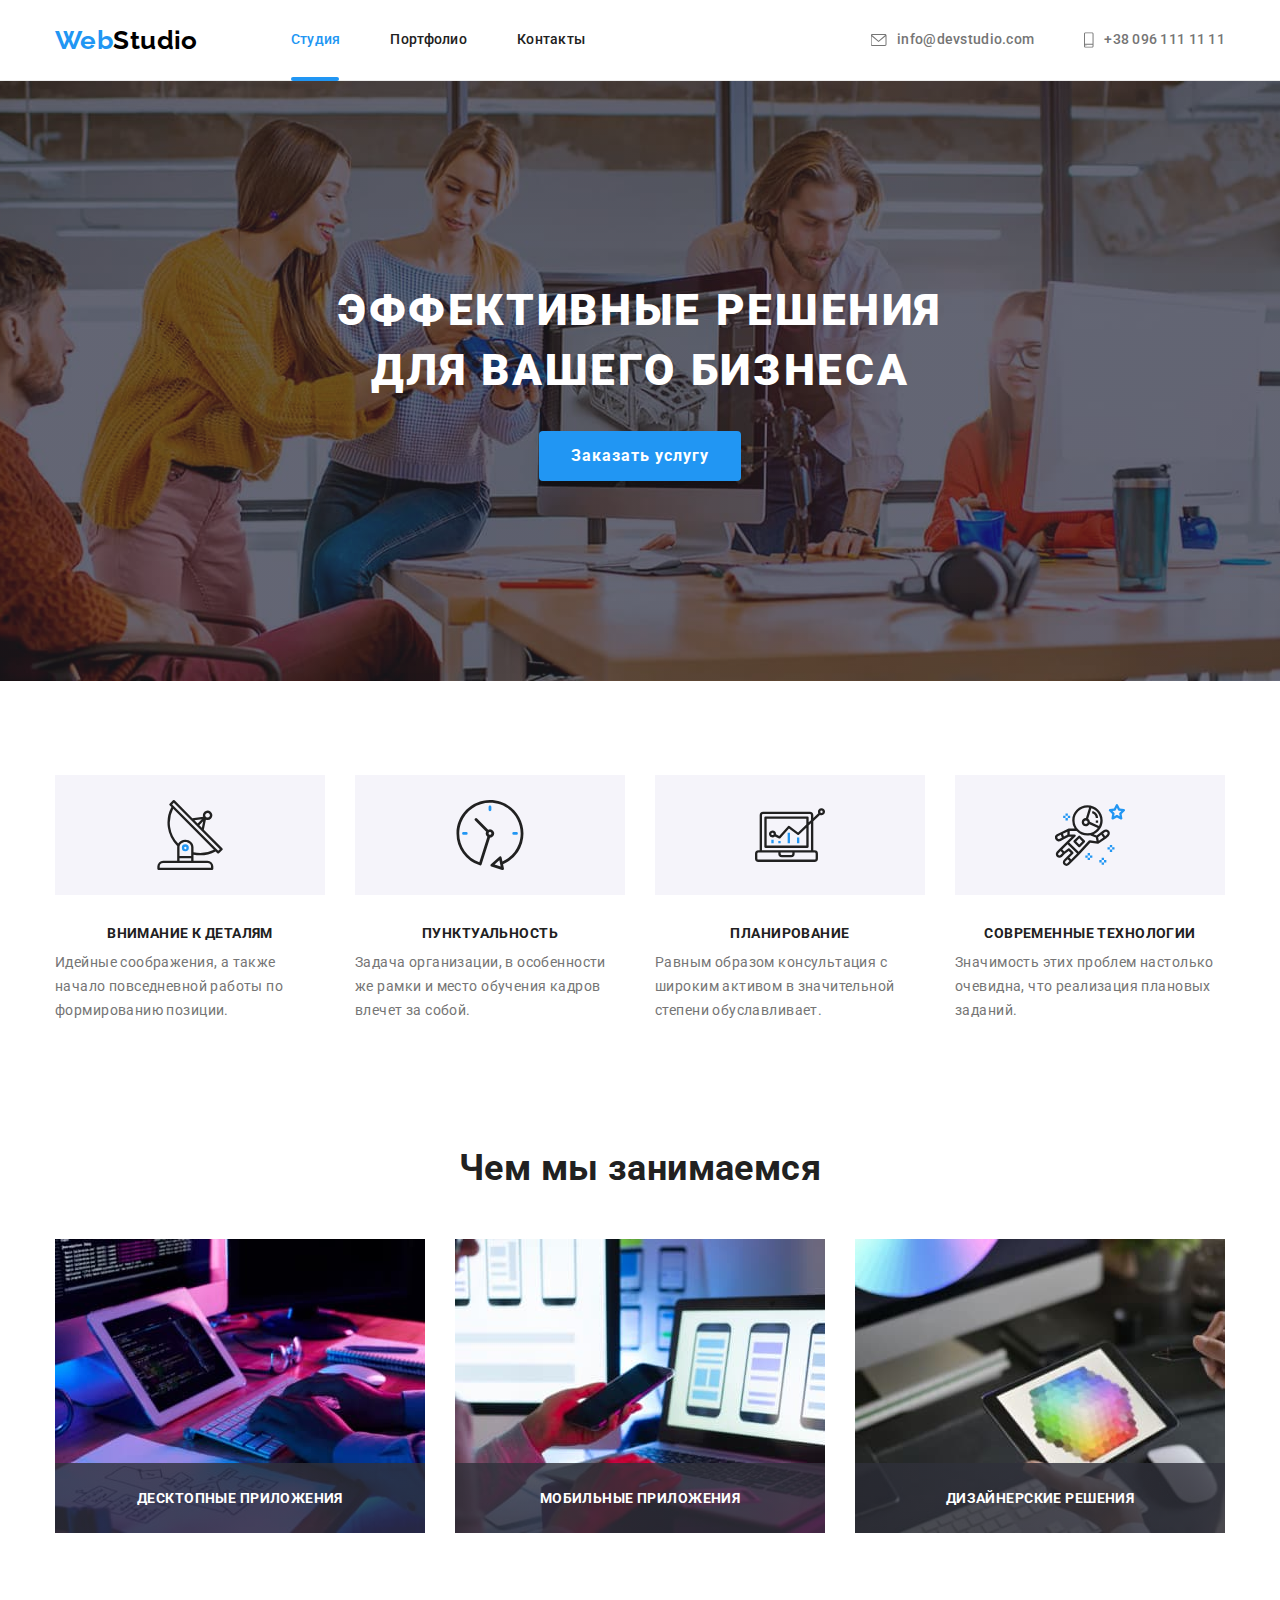
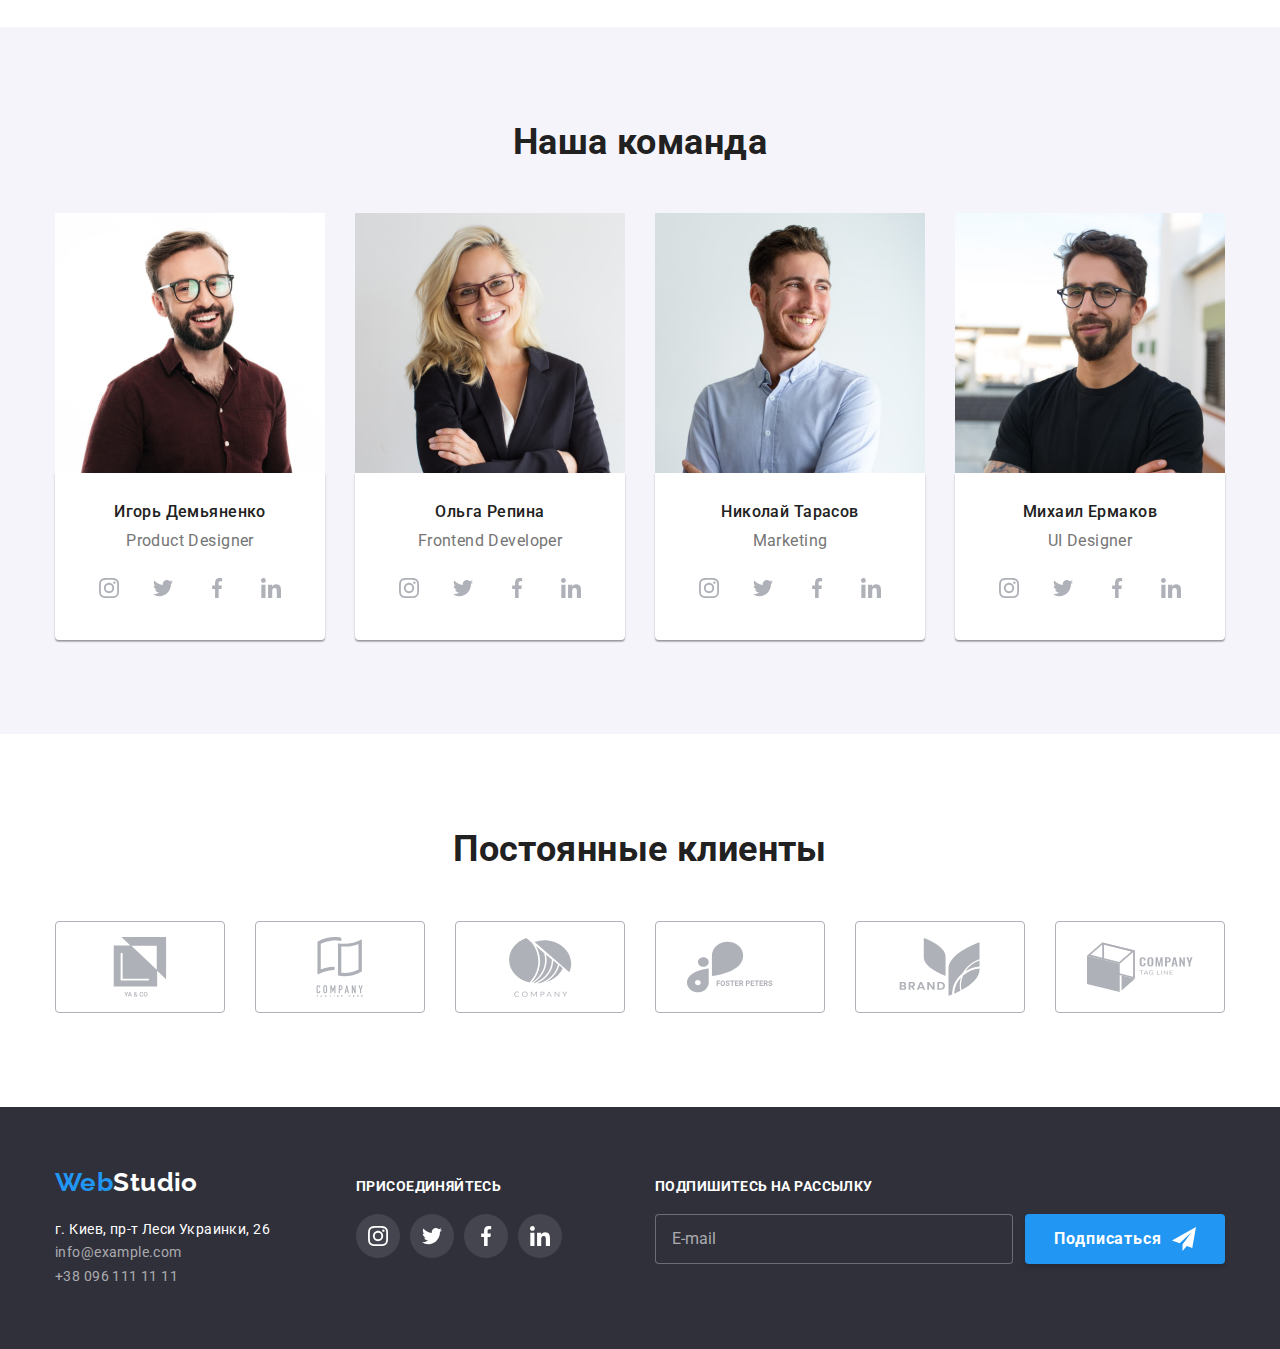
<file: index.html>
<!DOCTYPE html>
<html lang="ru">
  <head>
    <meta charset="UTF-8" />
    <meta http-equiv="X-UA-Compatible" content="IE=edge" />
    <meta name="viewport" content="width=device-width, initial-scale=1.0" />
    <title>Студия</title>
    <!-- fonts -->
    <link
      rel="stylesheet"
      href="https://cdnjs.cloudflare.com/ajax/libs/modern-normalize/1.0.0/modern-normalize.min.css"
    />
    <link rel="preconnect" href="https://fonts.googleapis.com" />
    <link rel="preconnect" href="https://fonts.gstatic.com" crossorigin />

    <link
      href="https://fonts.googleapis.com/css2?family=Raleway:wght@700&family=Roboto:wght@400;500;700;900&display=swap"
      rel="stylesheet"
    />
    <link rel="stylesheet" href="./css/main.min.css" />
  </head>
  <body class="all">
    <!-- header -->
    <header>
      <div class="page-header">
        <div class="container header__container">
          <!-- <nav class="navigation"> -->
          <a href="./index.html" class="link logo navigation__flex"
            ><span lang="en"><span class="logo--web">Web</span>Studio</span></a
          >
          <button type="button" class="button header__menu-button" data-menu-button>
            <svg class="header__svg header__svg--menu" width="40px" height="40px">
              <use class="header__icon-menu" href="./images/icons.svg#icon-menu_40px"></use>
              <use class="header__icon-cross" href="./images/icons.svg#icon-close_40px"></use>
            </svg>
          </button>
          <div class="header__contacts" data-menu>
            <ul class="list navigation__list navigation__flex">
              <li class="navigation__item">
                <a href="./index.html" class="link linkhov transition navigation__link current"
                  >Студия</a
                >
              </li>
              <li class="navigation__item">
                <a href="./portfolio.html" class="link linkhov transition navigation__link"
                  >Портфолио</a
                >
              </li>
              <li class="navigation__item">
                <a
                  href=""
                  class="link linkhov transition navigation__link navigation__link--no-margin"
                  >Контакты</a
                >
              </li>
            </ul>
            <!-- </nav> -->

            <ul class="list address">
              <li class="address__item">
                <a href="mailto:info@devstudio.com" class="link linkhov transition address__link"
                  ><svg class="icon address__icon address__icon--envelope" width="16" height="12">
                    <use href="./images/icons.svg#icon-envelope-1"></use></svg
                  >info@devstudio.com</a
                >
              </li>
              <li class="address__item">
                <a href="tel:+380961111111" class="link linkhov transition address__link">
                  <svg class="icon address__icon address__icon--envelope" width="10" height="16">
                    <use href="./images/icons.svg#icon-smartphone-1"></use>
                  </svg>
                  +38 096 111 11 11</a
                >
              </li>
            </ul>
            <ul class="printed-links list">
              <li class="printed-links__item"><a class="link" href="">Instagram</a></li>
              <li class="printed-links__item"><a class="link" href="">Twitter</a></li>
              <li class="printed-links__item"><a class="link" href="">Facebook</a></li>
              <li class="printed-links__item"><a class="link" href="">LinkedIn</a></li>
            </ul>
          </div>
        </div>
      </div>
    </header>
    <!-- main -->
    <main>
      <!-- section 1 -->

      <section class="hero section">
        <div class="container">
          <h1 class="hero__title">Эффективные решения для вашего бизнеса</h1>
          <button type="button" class="hero__button button transition" data-modal-open>
            Заказать услугу
          </button>
        </div>
      </section>

      <!-- section 2 -->
      <section class="reasons section">
        <!-- to hide h2 with css -->
        <div class="container">
          <h2 class="hidden">Причины выбрать именно нас</h2>
          <ul class="list reasons__list">
            <li class="reasons__item">
              <div class="reasons__div">
                <svg width="70" height="70">
                  <use href="./images/icons.svg#icon-antenna"></use>
                </svg>
              </div>
              <h3 class="reasons__title">Внимание к деталям</h3>
              <p class="reasons__text">
                Идейные соображения, а также начало повседневной работы по формированию позиции.
              </p>
            </li>
            <li class="reasons__item">
              <div class="reasons__div">
                <svg width="70" height="70">
                  <use href="./images/icons.svg#icon-clock"></use>
                </svg>
              </div>
              <h3 class="reasons__title">Пунктуальность</h3>
              <p class="reasons__text">
                Задача организации, в особенности же рамки и место обучения кадров влечет за собой.
              </p>
            </li>
            <li class="reasons__item">
              <div class="reasons__div">
                <svg width="70" height="70">
                  <use href="./images/icons.svg#icon-diagram"></use>
                </svg>
              </div>
              <h3 class="reasons__title">Планирование</h3>
              <p class="reasons__text">
                Равным образом консультация с широким активом в значительной степени обуславливает.
              </p>
            </li>
            <li class="reasons__item">
              <div class="reasons__div">
                <svg width="70" height="70">
                  <use href="./images/icons.svg#icon-astronaut"></use>
                </svg>
              </div>
              <h3 class="reasons__title">Современные технологии</h3>
              <p class="reasons__text">
                Значимость этих проблем настолько очевидна, что реализация плановых заданий.
              </p>
            </li>
          </ul>
        </div>
      </section>
      <!-- section 3 -->
      <section class="processes section">
        <div class="container">
          <h2 class="section__title">Чем мы занимаемся</h2>
          <ul class="list processes__list">
            <li class="processes__item">
              <img
                srcset="./images/box1-2.jpg 1x, ./images/box-1-2@2x.jpg 2x"
                src="./images/box1-2.jpg"
                alt="написание кода"
                width="370"
                class="image"
              />
              <p class="processes__text">Десктопные приложения</p>
            </li>
            <li class="processes__item">
              <img
                srcset="./images/box2-2.jpg 1x, ./images/box-2-2@2x.jpg 2x"
                src="./images/box2-2.jpg"
                alt="оптимизирование сайтов под мобильные устройства"
                width="370"
                class="image"
              />
              <p class="processes__text">Мобильные приложения</p>
            </li>
            <li class="processes__item">
              <img
                srcset="./images/box3-2.jpg 1x, ./images/box-3-2@2x.jpg 2x"
                src="./images/box3-2.jpg"
                alt="графический дизайн"
                width="370"
                class="image"
              />
              <p class="processes__text">Дизайнерские решения</p>
            </li>
          </ul>
        </div>
      </section>
      <!-- section 4 -->
      <section class="team section">
        <div class="container">
          <h2 class="section__title">Наша команда</h2>
          <ul class="list team__list">
            <li class="team__item">
              <img
                srcset="
                  ./images/img-5.jpg      270w,
                  ./images/img-5@354p.jpg 354w,
                  ./images/img-5@450p.jpg 450w,
                  ./images/img-5@900p.jpg 900w
                "
                sizes="(min-width:1200px) 270px ,(min-width: 768px) 354px , (max-width: 767px) 450px ,   100vw"
                src="./images/img-5.jpg"
                alt="сотрудник 1"
                class="image image-all"
              />
              <div class="team__div">
                <h3 class="team__name">Игорь Демьяненко</h3>
                <p lang="en" class="team__text">Product Designer</p>
                <ul class="icons-list list">
                  <li class="icons-list__item">
                    <a href="" class="icons-list__link transition"
                      ><svg class="icons-list__icon" width="20" height="20">
                        <use href="./images/icons.svg#icon-instagram"></use></svg
                    ></a>
                  </li>
                  <li class="icons-list__item">
                    <a href="" class="icons-list__link transition"
                      ><svg class="icons-list__icon" width="20" height="20">
                        <use href="./images/icons.svg#icon-twitter"></use></svg
                    ></a>
                  </li>
                  <li class="icons-list__item">
                    <a href="" class="icons-list__link transition"
                      ><svg class="icons-list__icon" width="20" height="20">
                        <use href="./images/icons.svg#icon-facebook"></use></svg
                    ></a>
                  </li>
                  <li class="icons-list__item">
                    <a href="" class="icons-list__link transition"
                      ><svg class="icons-list__icon" width="20" height="20">
                        <use href="./images/icons.svg#icon-linkedin"></use></svg
                    ></a>
                  </li>
                </ul>
              </div>
            </li>
            <li class="team__item">
              <img
                srcset="
                  ./images/img-2-2.jpg      270w,
                  ./images/img-2-2@354p.jpg 354w,
                  ./images/img-2-2@450p.jpg 450w,
                  ./images/img-2-2@900p.jpg 900w
                "
                sizes="(min-width:1200px) 270px ,(min-width: 768px) 354px ,  (max-width: 767px) 450px , 100vw"
                src="./images/img-2-2.jpg"
                alt="сотрудник 2"
                width="450"
                class="image image-all"
              />
              <div class="team__div">
                <h3 class="team__name">Ольга Репина</h3>
                <p lang="en" class="team__text">Frontend Developer</p>
                <ul class="icons-list list">
                  <li class="icons-list__item">
                    <a href="" class="icons-list__link transition"
                      ><svg class="icons-list__icon" width="20" height="20">
                        <use href="./images/icons.svg#icon-instagram"></use></svg
                    ></a>
                  </li>
                  <li class="icons-list__item">
                    <a href="" class="icons-list__link transition"
                      ><svg class="icons-list__icon" width="20" height="20">
                        <use href="./images/icons.svg#icon-twitter"></use></svg
                    ></a>
                  </li>
                  <li class="icons-list__item">
                    <a href="" class="icons-list__link transition"
                      ><svg class="icons-list__icon" width="20" height="20">
                        <use href="./images/icons.svg#icon-facebook"></use></svg
                    ></a>
                  </li>
                  <li class="icons-list__item">
                    <a href="" class="icons-list__link transition"
                      ><svg class="icons-list__icon" width="20" height="20">
                        <use href="./images/icons.svg#icon-linkedin"></use></svg
                    ></a>
                  </li>
                </ul>
              </div>
            </li>
            <li class="team__item">
              <img
                srcset="
                  ./images/img-3-2.jpg      270w,
                  ./images/img-3-2@354p.jpg 354w,
                  ./images/img-3-2@450p.jpg 450w,
                  ./images/img-3-2@900p.jpg 900w
                "
                sizes="(min-width:1200px) 270px ,(min-width: 768px) 354px ,  (max-width: 767px) 450px , 100vw"
                src="./images/img-3-2.jpg"
                alt="сотрудник 3"
                width="450"
                class="image image-all"
              />
              <div class="team__div">
                <h3 class="team__name">Николай Тарасов</h3>
                <p lang="en" class="team__text">Marketing</p>
                <ul class="icons-list list">
                  <li class="icons-list__item">
                    <a href="" class="icons-list__link transition"
                      ><svg class="icons-list__icon" width="20" height="20">
                        <use href="./images/icons.svg#icon-instagram"></use></svg
                    ></a>
                  </li>
                  <li class="icons-list__item">
                    <a href="" class="icons-list__link transition"
                      ><svg class="icons-list__icon" width="20" height="20">
                        <use href="./images/icons.svg#icon-twitter"></use></svg
                    ></a>
                  </li>
                  <li class="icons-list__item">
                    <a href="" class="icons-list__link transition"
                      ><svg class="icons-list__icon" width="20" height="20">
                        <use href="./images/icons.svg#icon-facebook"></use></svg
                    ></a>
                  </li>
                  <li class="icons-list__item">
                    <a href="" class="icons-list__link transition"
                      ><svg class="icons-list__icon" width="20" height="20">
                        <use href="./images/icons.svg#icon-linkedin"></use></svg
                    ></a>
                  </li>
                </ul>
              </div>
            </li>
            <li class="team__item">
              <img
                srcset="
                  ./images/img-4-2.jpg      270w,
                  ./images/img-4-2@354p.jpg 354w,
                  ./images/img-4-2@450p.jpg 450w,
                  ./images/img-4-2@900p.jpg 900w
                "
                sizes="(min-width:1200px) 270px ,(min-width: 768px) 354px ,  (max-width: 767px) 450px , 100vw"
                src="./images/img-4-2.jpg"
                alt="сотрудник 4"
                width="450"
                class="image image-all"
              />
              <div class="team__div">
                <h3 class="team__name">Михаил Ермаков</h3>
                <p lang="en" class="team__text">UI Designer</p>
                <ul class="icons-list list">
                  <li class="icons-list__item">
                    <a href="" class="icons-list__link transition"
                      ><svg class="icons-list__icon" width="20" height="20">
                        <use href="./images/icons.svg#icon-instagram"></use></svg
                    ></a>
                  </li>
                  <li class="icons-list__item">
                    <a href="" class="icons-list__link transition"
                      ><svg class="icons-list__icon" width="20" height="20">
                        <use href="./images/icons.svg#icon-twitter"></use></svg
                    ></a>
                  </li>
                  <li class="icons-list__item">
                    <a href="" class="icons-list__link transition"
                      ><svg class="icons-list__icon" width="20" height="20">
                        <use href="./images/icons.svg#icon-facebook"></use></svg
                    ></a>
                  </li>
                  <li class="icons-list__item">
                    <a href="" class="icons-list__link transition"
                      ><svg class="icons-list__icon" width="20" height="20">
                        <use href="./images/icons.svg#icon-linkedin"></use></svg
                    ></a>
                  </li>
                </ul>
              </div>
            </li>
          </ul>
        </div>
      </section>
      <section class="section clients">
        <div class="container">
          <h2 class="section__title">Постоянные клиенты</h2>
          <ul class="list clients__list">
            <li class="clients__item">
              <a class="link clients__link transition" href=""
                ><svg class="clients-svg cli-svg" width="106" height="60">
                  <use href="./images/icons.svg#icon-group"></use></svg
              ></a>
            </li>
            <li class="clients__item">
              <a class="link clients__link transition" href=""
                ><svg class="clients-svg" width="106" height="60">
                  <use href="./images/icons.svg#icon-group-2"></use></svg
              ></a>
            </li>
            <li class="clients__item">
              <a class="link clients__link transition" href=""
                ><svg class="clients-svg" width="106" height="60">
                  <use href="./images/icons.svg#icon-group-3"></use></svg
              ></a>
            </li>
            <li class="clients__item">
              <a class="link clients__link transition" href=""
                ><svg class="clients-svg" width="106" height="60">
                  <use href="./images/icons.svg#icon-group-4"></use></svg
              ></a>
            </li>
            <li class="clients__item">
              <a class="link clients__link transition" href=""
                ><svg class="clients-svg" width="106" height="60">
                  <use href="./images/icons.svg#icon-group-5"></use></svg
              ></a>
            </li>
            <li class="clients__item">
              <a class="link clients__link transition" href=""
                ><svg class="clients-svg" width="106" height="60">
                  <use href="./images/icons.svg#icon-group-6"></use></svg
              ></a>
            </li>
          </ul>
        </div>
      </section>
    </main>
    <footer class="footer">
      <div class="container footer__container">
        <div class="adapt-container--foot">
          <div class="footer__flex">
            <a href="./index.html" class="logo link footer__logo"
              ><span lang="en"><span class="logo--web">Web</span>Studio</span></a
            >
            <address>
              <ul class="list footer-address">
                <li class="footer-address__item">
                  <a href="" class="link footer-address__text">г. Киев, пр-т Леси Украинки, 26</a>
                </li>
                <li class="footer-address__item">
                  <a
                    href="mailto:info@example.com"
                    class="link linkhov transition footer-address__link"
                    >info@example.com</a
                  >
                </li>
                <li class="footer-address__item">
                  <a href="tel:+380961111111" class="link linkhov transition footer-address__link"
                    >+38 096 111 11 11</a
                  >
                </li>
              </ul>
            </address>
          </div>
          <div class="footer__flex join">
            <p class="footer__title"><em class="footer__title">присоединяйтесь</em></p>
            <ul class="join__list list">
              <li class="join__item">
                <a href="" class="join__link transition"
                  ><svg width="20" height="20">
                    <use href="./images/icons.svg#icon-instagram"></use></svg
                ></a>
              </li>
              <li class="join__item">
                <a href="" class="join__link transition"
                  ><svg width="20" height="20">
                    <use href="./images/icons.svg#icon-twitter"></use></svg
                ></a>
              </li>
              <li class="join__item">
                <a href="" class="join__link transition"
                  ><svg width="20" height="20">
                    <use href="./images/icons.svg#icon-facebook"></use></svg
                ></a>
              </li>
              <li class="join__item">
                <a href="" class="join__link transition"
                  ><svg width="20" height="20">
                    <use href="./images/icons.svg#icon-linkedin"></use></svg
                ></a>
              </li>
            </ul>
          </div>
        </div>
        <div class="footer__flex subscribe">
          <p class="footer__title"><em class="footer__title">Подпишитесь на рассылку</em></p>
          <form name="subscribe" class="form-foot">
            <input type="email" name="email" class="subscribe__email" placeholder="E-mail" />
            <button class="subscribe__button button" type="submit">
              Подписаться
              <svg width="24" height="24" class="subscribe-icon">
                <use href="./images/icons.svg#icon-send"></use>
              </svg>
            </button>
          </form>
        </div>
      </div>
    </footer>
    <div class="backdrop is-hidden transition" data-modal>
      <div class="modal transition">
        <button data-modal-close class="modal__close button">
          <svg width="18px" height="18px"><use href="./images/icons.svg#icon-close-b"></use></svg>
        </button>
        <form name="client-data" class="modal-form">
          <p class="modal__title">Оставьте свои данные, мы вам перезвоним</p>
          <label class="modal__label"
            >Имя
            <span class="modal__svg-container">
              <input type="text" name="name" class="modal__input" />
              <svg class="modal__svg" width="18" height="18">
                <use href="./images/icons.svg#icon-person-black"></use>
              </svg>
            </span>
          </label>
          <label class="modal__label"
            >Телефон
            <span class="modal__svg-container">
              <input type="tel" name="tel" class="modal__input" />
              <svg class="modal__svg" width="18" height="18">
                <use href="./images/icons.svg#icon-phone-black"></use>
              </svg>
            </span>
          </label>
          <label class="modal__label"
            >Почта
            <span class="modal__svg-container">
              <input type="email" name="email" class="modal__input" />
              <svg class="modal__svg" width="18" height="18">
                <use href="./images/icons.svg#icon-email-black"></use>
              </svg>
            </span>
          </label>
          <label class="modal__label modal__label--margin"
            >Комментарий
            <textarea
              name="comment"
              cols="30"
              rows="10"
              class="modal__textarea"
              placeholder="Введите текст"
            ></textarea>
          </label>
          <label class="agreement">
            <input class="agreement__checkbox hidden" type="checkbox" />
            <span class="agreement__svg">
              <svg class="agreement__svg--checked" width="16" height="15">
                <use href="./images/icons.svg#icon-check"></use>
              </svg>
              <svg class="agreement__svg--unchecked" width="16" height="15">
                <use href="./images/icons.svg#icon-Vector"></use>
              </svg>
            </span>
            <span
              >Соглашаюсь с рассылкой и принимаю&nbsp;<a class="agreement__link" href=""
                >Условия договора</a
              ></span
            >
          </label>
          <button class="modal__button button" type="submit">Отправить</button>
        </form>
      </div>
    </div>
    <script src="./js/modal.js"></script>
    <script src="./js/phone.js"></script>
  </body>
</html>
</file>
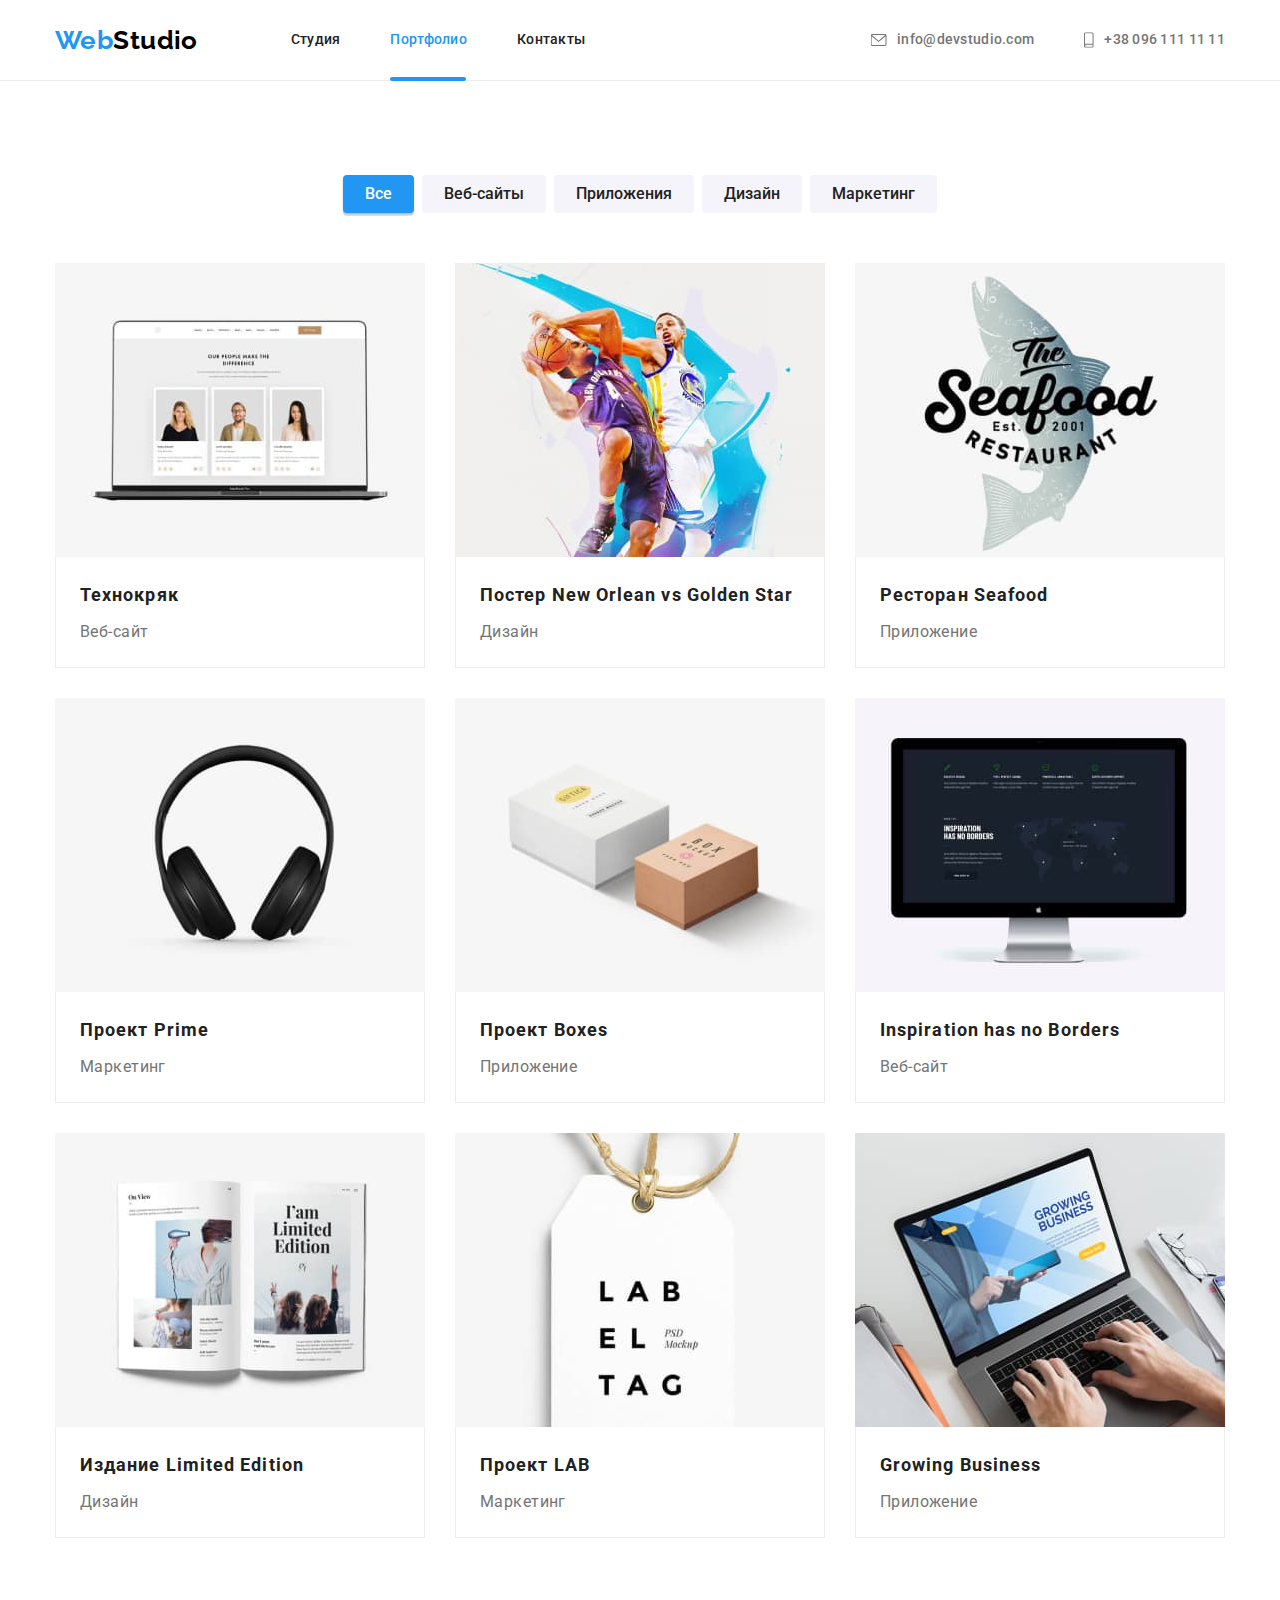
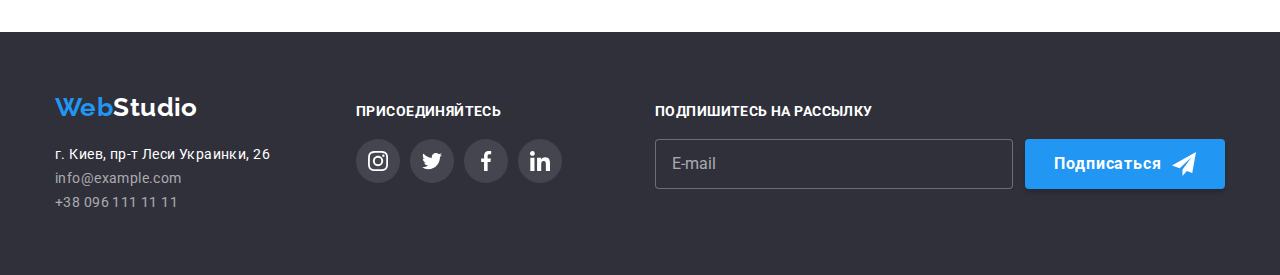
<file: portfolio.html>
<!DOCTYPE html>
<html lang="ru">
  <head>
    <meta charset="UTF-8" />
    <meta http-equiv="X-UA-Compatible" content="IE=edge" />
    <meta name="viewport" content="width=device-width, initial-scale=1.0" />
    <title>Портфолио</title>
    <link
      rel="stylesheet"
      href="https://cdnjs.cloudflare.com/ajax/libs/modern-normalize/1.0.0/modern-normalize.min.css"
    />
    <!-- fonts -->
    <!-- weird links -->
    <link rel="preconnect" href="https://fonts.googleapis.com" />
    <link rel="preconnect" href="https://fonts.gstatic.com" crossorigin />
    <!-- /weird links -->
    <link
      href="https://fonts.googleapis.com/css2?family=Raleway:wght@700&family=Roboto:wght@400;500;700;900&display=swap"
      rel="stylesheet"
    />
    <!-- /fonts -->
    <link rel="stylesheet" href="./css/main.min.css" />
  </head>
  <body class="all">
    <header>
      <div class="page-header">
        <div class="container header__container">
          <!-- <nav class="navigation"> -->
          <a href="./index.html" class="link logo navigation__flex"
            ><span lang="en"><span class="logo--web">Web</span>Studio</span></a
          >
          <button type="button" class="button header__menu-button" data-menu-button>
            <svg class="header__svg header__svg--menu" width="40px" height="40px">
              <use class="header__icon-menu" href="./images/icons.svg#icon-menu_40px"></use>
              <use class="header__icon-cross" href="./images/icons.svg#icon-close_40px"></use>
            </svg>
          </button>
          <div class="header__contacts" data-menu>
            <ul class="list navigation__list navigation__flex">
              <li class="navigation__item">
                <a href="./index.html" class="link linkhov transition navigation__link">Студия</a>
              </li>
              <li class="navigation__item">
                <a href="./portfolio.html" class="link linkhov transition navigation__link current"
                  >Портфолио</a
                >
              </li>
              <li class="navigation__item">
                <a
                  href=""
                  class="link linkhov transition navigation__link navigation__link--no-margin"
                  >Контакты</a
                >
              </li>
            </ul>
            <!-- </nav> -->

            <ul class="list address">
              <li class="address__item">
                <a href="mailto:info@devstudio.com" class="link linkhov transition address__link"
                  ><svg class="icon address__icon address__icon--envelope" width="16" height="12">
                    <use href="./images/icons.svg#icon-envelope-1"></use></svg
                  >info@devstudio.com</a
                >
              </li>
              <li class="address__item">
                <a href="tel:+380961111111" class="link linkhov transition address__link">
                  <svg class="icon address__icon address__icon--envelope" width="10" height="16">
                    <use href="./images/icons.svg#icon-smartphone-1"></use>
                  </svg>
                  +38 096 111 11 11</a
                >
              </li>
            </ul>
            <ul class="printed-links list">
              <li class="printed-links__item"><a class="link" href="">Instagram</a></li>
              <li class="printed-links__item"><a class="link" href="">Twitter</a></li>
              <li class="printed-links__item"><a class="link" href="">Facebook</a></li>
              <li class="printed-links__item"><a class="link" href="">LinkedIn</a></li>
            </ul>
            <!-- <button type="button" class="button header__menu-button" data-menu-button>
              <svg class="header__svg header__svg--menu" width="40px" height="40px">
                <use class="header__icon-menu" href="./images/icons.svg#icon-menu_40px"></use>
                <use class="header__icon-cross" href="./images/icons.svg#icon-close_40px"></use>
              </svg>
            </button> -->
          </div>
        </div>
      </div>
    </header>
    <main>
      <section class="section">
        <!-- замазать h1 -->
        <div class="container">
          <h1 class="hidden">Портфолио</h1>

          <ul class="list filter">
            <li class="filter__item">
              <button type="button" class="filter__button button active transition">Все</button>
            </li>
            <li class="filter__item">
              <button type="button" class="filter__button button transition">Веб-сайты</button>
            </li>
            <li class="filter__item">
              <button type="button" class="filter__button button transition">Приложения</button>
            </li>
            <li class="filter__item">
              <button type="button" class="filter__button button transition">Дизайн</button>
            </li>
            <li class="filter__item">
              <button type="button" class="filter__button button transition">Маркетинг</button>
            </li>
          </ul>
          <ul class="list grid">
            <li class="grid__item">
              <a href="" class="grid__link link transition"
                ><div class="grid__thumb">
                  <img
                    srcset="
                      ./images/photo-1.jpg      270w,
                      ./images/photo-1@354p.jpg 354w,
                      ./images/photo-1@450p.jpg 450w,
                      ./images/photo-1@900p.jpg 900w
                    "
                    sizes="(min-width:1200px) 270px ,(min-width: 768px) 354px ,  (max-width: 767px) 450px ,  100vw"
                    src="./images/photo-1.jpg"
                    alt="ноутбук"
                    width="450"
                    class="image image-all grid__image"
                  />
                  <p class="grid__overlay transition">
                    Ресурс предлагает комплексные предложения с разным уровнем функционала и
                    сервисов. Все это позволит посетителю получить исчерпывающие сведения <br />
                    о компании или частном лице.
                  </p>
                </div>
                <div class="grid__border">
                  <h2 class="grid__title">Технокряк</h2>
                  <p class="grid__text">Веб-сайт</p>
                </div>
              </a>
            </li>
            <li class="grid__item">
              <a href="" class="grid__link link transition">
                <div class="grid__thumb">
                  <img
                    srcset="
                      ./images/photo-2.jpg      270w,
                      ./images/photo-2@354p.jpg 354w,
                      ./images/photo-2@450p.jpg 450w,
                      ./images/photo-2@900p.jpg 900w
                    "
                    sizes="(min-width:1200px) 270px ,(min-width: 768px) 354px ,  (max-width: 767px) 450px ,  100vw"
                    src="./images/photo-2.jpg"
                    alt="Постер"
                    width="450"
                    class="image image-all grid__image"
                  />
                  <p class="grid__overlay transition">
                    Ресурс предлагает комплексные предложения с разным уровнем функционала и
                    сервисов. Все это позволит посетителю получить исчерпывающие сведения <br />
                    о компании или частном лице.
                  </p>
                </div>
                <div class="grid__border">
                  <h2 class="grid__title">Постер New Orlean vs Golden Star</h2>
                  <p class="grid__text">Дизайн</p>
                </div>
              </a>
            </li>
            <li class="grid__item">
              <a href="" class="grid__link link transition">
                <div class="grid__thumb">
                  <img
                    srcset="
                      ./images/photo-3.jpg      270w,
                      ./images/photo-3@354p.jpg 354w,
                      ./images/photo-3@450p.jpg 450w,
                      ./images/photo-3@900p.jpg 900w
                    "
                    sizes="(min-width:1200px) 270px ,(min-width: 768px) 354px ,  (max-width: 767px) 450px ,  100vw"
                    src="./images/photo-3.jpg"
                    alt="Рыба"
                    width="450"
                    class="image image-all grid__image"
                  />
                  <p class="grid__overlay transition">
                    Ресурс предлагает комплексные предложения с разным уровнем функционала и
                    сервисов. Все это позволит посетителю получить исчерпывающие сведения <br />
                    о компании или частном лице.
                  </p>
                </div>
                <div class="grid__border">
                  <h2 class="grid__title">Ресторан Seafood</h2>
                  <p class="grid__text">Приложение</p>
                </div>
              </a>
            </li>
            <li class="grid__item">
              <a href="" class="grid__link link transition">
                <div class="grid__thumb">
                  <img
                    srcset="
                      ./images/photo-4.jpg      270w,
                      ./images/photo-4@354p.jpg 354w,
                      ./images/photo-4@450p.jpg 450w,
                      ./images/photo-4@900p.jpg 900w
                    "
                    sizes="(min-width:1200px) 270px ,(min-width: 768px) 354px ,  (max-width: 767px) 450px ,  100vw"
                    src="./images/photo-4.jpg"
                    alt="наушники"
                    width="450"
                    class="image image-all grid__image"
                  />
                  <p class="grid__overlay transition">
                    Ресурс предлагает комплексные предложения с разным уровнем функционала и
                    сервисов. Все это позволит посетителю получить исчерпывающие сведения <br />
                    о компании или частном лице.
                  </p>
                </div>
                <div class="grid__border">
                  <h2 class="grid__title">Проект Prime</h2>
                  <p class="grid__text">Маркетинг</p>
                </div>
              </a>
            </li>
            <li class="grid__item">
              <a href="" class="grid__link link transition">
                <div class="grid__thumb">
                  <img
                    srcset="
                      ./images/photo-5.jpg      270w,
                      ./images/photo-5@354p.jpg 354w,
                      ./images/photo-5@450p.jpg 450w,
                      ./images/photo-5@900p.jpg 900w
                    "
                    sizes="(min-width:1200px) 270px ,(min-width: 768px) 354px ,  (max-width: 767px) 450px ,  100vw"
                    src="./images/photo-5.jpg"
                    alt="две коробки"
                    width="450"
                    class="image image-all grid__image"
                  />
                  <p class="grid__overlay transition">
                    Ресурс предлагает комплексные предложения с разным уровнем функционала и
                    сервисов. Все это позволит посетителю получить исчерпывающие сведения <br />
                    о компании или частном лице.
                  </p>
                </div>
                <div class="grid__border">
                  <h2 class="grid__title">Проект Boxes</h2>
                  <p class="grid__text">Приложение</p>
                </div>
              </a>
            </li>
            <li class="grid__item">
              <a href="" class="grid__link link transition">
                <div class="grid__thumb">
                  <img
                    srcset="
                      ./images/photo-6.jpg      270w,
                      ./images/photo-6@354p.jpg 354w,
                      ./images/photo-6@450p.jpg 450w,
                      ./images/photo-6@900p.jpg 900w
                    "
                    sizes="(min-width:1200px) 270px ,(min-width: 768px) 354px ,  (max-width: 767px) 450px ,  100vw"
                    src="./images/photo-6.jpg"
                    alt="монитор"
                    width="450"
                    class="image image-all grid__image"
                  />
                  <p class="grid__overlay transition">
                    Ресурс предлагает комплексные предложения с разным уровнем функционала и
                    сервисов. Все это позволит посетителю получить исчерпывающие сведения <br />
                    о компании или частном лице.
                  </p>
                </div>
                <div class="grid__border">
                  <h2 class="grid__title">Inspiration has no Borders</h2>
                  <p class="grid__text">Веб-сайт</p>
                </div>
              </a>
            </li>
            <li class="grid__item">
              <a href="" class="grid__link link transition">
                <div class="grid__thumb">
                  <img
                    srcset="
                      ./images/photo-7.jpg      270w,
                      ./images/photo-7@354p.jpg 354w,
                      ./images/photo-7@450p.jpg 450w,
                      ./images/photo-7@900p.jpg 900w
                    "
                    sizes="(min-width:1200px) 270px ,(min-width: 768px) 354px ,  (max-width: 767px) 450px ,  100vw"
                    src="./images/photo-7.jpg"
                    alt="каталог"
                    width="450"
                    class="image image-all grid__image"
                  />
                  <p class="grid__overlay transition">
                    Ресурс предлагает комплексные предложения с разным уровнем функционала и
                    сервисов. Все это позволит посетителю получить исчерпывающие сведения <br />
                    о компании или частном лице.
                  </p>
                </div>
                <div class="grid__border">
                  <h2 class="grid__title">Издание Limited Edition</h2>
                  <p class="grid__text">Дизайн</p>
                </div>
              </a>
            </li>
            <li class="grid__item">
              <a href="" class="grid__link link transition">
                <div class="grid__thumb">
                  <img
                    srcset="
                      ./images/photo-8.jpg      270w,
                      ./images/photo-8@354p.jpg 354w,
                      ./images/photo-8@450p.jpg 450w,
                      ./images/photo-8@900p.jpg 900w
                    "
                    sizes="(min-width:1200px) 270px ,(min-width: 768px) 354px ,  (max-width: 767px) 450px ,  100vw"
                    src="./images/photo-8.jpg"
                    alt="этикетка"
                    width="450"
                    class="image image-all grid__image"
                  />
                  <p class="grid__overlay transition">
                    Ресурс предлагает комплексные предложения с разным уровнем функционала и
                    сервисов. Все это позволит посетителю получить исчерпывающие сведения <br />
                    о компании или частном лице.
                  </p>
                </div>
                <div class="grid__border">
                  <h2 class="grid__title">Проект LAB</h2>
                  <p class="grid__text">Маркетинг</p>
                </div>
              </a>
            </li>
            <li class="grid__item">
              <a href="" class="grid__link link transition">
                <div class="grid__thumb">
                  <img
                    srcset="
                      ./images/photo-9.jpg      270w,
                      ./images/photo-9@354p.jpg 354w,
                      ./images/photo-9@450p.jpg 450w,
                      ./images/photo-9@900p.jpg 900w
                    "
                    sizes="(min-width:1200px) 270px ,(min-width: 768px) 354px ,  (max-width: 767px) 450px ,  100vw"
                    src="./images/photo-9.jpg"
                    alt="ноутбук и руки"
                    width="450"
                    class="image image-all grid__image"
                  />
                  <p class="grid__overlay transition">
                    Ресурс предлагает комплексные предложения с разным уровнем функционала и
                    сервисов. Все это позволит посетителю получить исчерпывающие сведения <br />
                    о компании или частном лице.
                  </p>
                </div>
                <div class="grid__border">
                  <h2 class="grid__title">Growing Business</h2>
                  <p class="grid__text">Приложение</p>
                </div>
              </a>
            </li>
          </ul>
        </div>
      </section>
    </main>
    <footer class="footer">
      <div class="container footer__container">
        <div class="adapt-container--foot">
          <div class="footer__flex">
            <a href="./index.html" class="logo link footer__logo"
              ><span lang="en"><span class="logo--web">Web</span>Studio</span></a
            >
            <address>
              <ul class="list footer-address">
                <li class="footer-address__item">
                  <a href="" class="link footer-address__text">г. Киев, пр-т Леси Украинки, 26</a>
                </li>
                <li class="footer-address__item">
                  <a
                    href="mailto:info@example.com"
                    class="link linkhov transition footer-address__link"
                    >info@example.com</a
                  >
                </li>
                <li class="footer-address__item">
                  <a href="tel:+380961111111" class="link linkhov transition footer-address__link"
                    >+38 096 111 11 11</a
                  >
                </li>
              </ul>
            </address>
          </div>
          <div class="footer__flex join">
            <p class="footer__title"><em class="footer__title">присоединяйтесь</em></p>
            <ul class="join__list list">
              <li class="join__item">
                <a href="" class="join__link transition"
                  ><svg width="20" height="20">
                    <use href="./images/icons.svg#icon-instagram"></use></svg
                ></a>
              </li>
              <li class="join__item">
                <a href="" class="join__link transition"
                  ><svg width="20" height="20">
                    <use href="./images/icons.svg#icon-twitter"></use></svg
                ></a>
              </li>
              <li class="join__item">
                <a href="" class="join__link transition"
                  ><svg width="20" height="20">
                    <use href="./images/icons.svg#icon-facebook"></use></svg
                ></a>
              </li>
              <li class="join__item">
                <a href="" class="join__link transition"
                  ><svg width="20" height="20">
                    <use href="./images/icons.svg#icon-linkedin"></use></svg
                ></a>
              </li>
            </ul>
          </div>
        </div>
        <div class="footer__flex subscribe">
          <p class="footer__title"><em class="footer__title">Подпишитесь на рассылку</em></p>
          <form name="subscribe" class="form-foot">
            <input type="email" name="email" class="subscribe__email" placeholder="E-mail" />
            <button class="subscribe__button button" type="submit">
              Подписаться
              <svg width="24" height="24" class="subscribe-icon">
                <use href="./images/icons.svg#icon-send"></use>
              </svg>
            </button>
          </form>
        </div>
      </div>
    </footer>
    <script src="./js/phone.js"></script>
  </body>
</html>
</file>
<file: css/main.min.css>
:root{--primary-text: #212121;--secondary-text: #757575;--background-main: #FFFFFF;--background-secondary: #2F303A;--background-three: #F5F4FA;--company-color: #2196F3;--footer-address: rgba(255, 255, 255, 0.6);--logo-black: #000000;--header-bottom: #ECECEC;--button-hover: #188CE8;--projects-border: #EEEEEE;--clients-logo: #AFB1B8;--footer-links-bcgd: rgba(255, 255, 255, 0.1);--backdrop-bckg: rgba(0, 0, 0, 0.2)}body{font-family:"Roboto","Times New Roman",sans-serif;background-color:var(--background-main);color:var(--primary-text);letter-spacing:0.03em;font-size:14px}.section{padding-top:60px;padding-bottom:60px}@media (min-width: 1200px){.section{padding-top:94px;padding-bottom:94px}}.section__title{margin-bottom:30px;font-size:28px;line-height:1.17;text-align:center}@media (min-width: 1200px){.section__title{margin-bottom:50px;font-size:36px}}.hidden{position:absolute;white-space:nowrap;width:1px;height:1px;overflow:hidden;border:0;padding:0;clip:rect(0 0 0 0);clip-path:inset(50%);margin:-1px}.current{position:relative}.linkhov.current{color:var(--company-color)}.transition{transition-duration:250ms;transition-timing-function:cubic-bezier(0.4, 0, 0.2, 1)}.list{padding:0;margin:0;list-style:none}.link{text-decoration:none}h1,h2,h3{margin-top:0}p{margin:0px;padding:0px}.linkhov:hover,.linkhov:focus{color:var(--company-color)}.image-all{max-width:100%}.container{margin-right:auto;margin-left:auto;padding-right:15px;padding-left:15px;width:100%}@media (min-width: 480px){.container{width:480px}}@media (min-width: 768px){.container{width:768px}}@media (min-width: 1200px){.container{width:1200px}}.button{cursor:pointer}.image{display:block;margin:0}.logo{align-items:center;display:flex;padding-top:16px;padding-bottom:16px;font-family:"Raleway",sans-serif;color:var(--logo-black);font-weight:700;line-height:1.19;font-size:26px}.logo--web{color:var(--company-color)}.footer__logo{display:inline-block;padding:0px;margin-bottom:20px;color:var(--background-main)}.header__contacts{z-index:1}.header__contacts.is-open{display:block}.page-header{position:relative}.header__menu-button{display:inline-flex;margin:0;padding:0;border:none;background-color:transparent;z-index:10}.header__svg{position:relative;top:10px;right:15px}.header__icon-cross{display:none}.header__menu-button:hover,.header__menu-button:focus{fill:var(--company-color)}.header__menu-button.is-open .header__icon-cross{display:block}.header__menu-button.is-open .header__icon-menu{display:none}@media (min-width: 768px){.header__menu-button{display:none}}.header__container{display:flex;position:relative}@media (max-width: 767px){.header__container{justify-content:space-between}}.address__icon{fill:currentColor;margin-right:10px}.navigation__item{width:fit-content}.navigation__list{display:block}@media (min-width: 768px){.navigation__list{display:flex}}.address{display:block}.navigation{display:flex;align-items:center}.navigation__link,.address__link{transition-property:color;font-weight:500;line-height:1.14;letter-spacing:0.02em}.navigation__link{position:relative;display:block;color:inherit}@media (max-width: 767px){.navigation__link:not(:last-child){margin-bottom:32px}}@media (max-width: 767px){.navigation__link{margin-bottom:32px;font-weight:500;font-size:40px;line-height:47px}.navigation__link.current{margin-bottom:36px}.navigation__link--no-margin{margin-bottom:0px}}.address__link{align-items:center;display:flex;color:var(--secondary-text)}header{border-bottom:1px solid var(--header-bottom)}.printed-links{display:flex;flex-wrap:wrap}.printed-links__item{font-weight:500;font-size:18px;line-height:22px}.printed-links__item .link{color:var(--company-color)}.printed-links__item:not(:last-child){padding-right:10px;border-right:1px solid rgba(33,33,33,0.2)}.printed-links__item:not(:first-child){padding-left:10px}@media (max-width: 767px){.header__contacts{overflow-y:scroll;padding:48px 40px;display:none;position:fixed;top:0;left:0;width:100%;height:100%;background-color:var(--background-main)}.header__contacts.is-open .header__icon-cross{display:block;z-index:2}.address{margin-top:302px;margin-bottom:64px;display:flex;flex-direction:column}.address__item:nth-child(1){order:2;margin-top:32px;font-weight:500;font-size:24px;line-height:28px}.address__item:nth-child(2) .address__link{font-weight:500;font-size:34px;line-height:40px;color:var(--company-color)}.address__icon{display:none}}@media (min-width: 768px){.printed-links{display:none}.navigation__item:not(:last-child){margin-right:50px}.navigation__link:not(.current):focus::before,.navigation__link:not(.current):hover::before{transform:scale(1)}.navigation__link::before{transform:scale(0);transition-property:transform;transition-duration:250ms;transition-timing-function:cubic-bezier(0.4, 0, 0.2, 1)}.navigation__link::before,.current::after{content:"";background-image:url(../images/hover.jpg);display:inline-block;width:calc(100% - 1px);height:4px;background-size:contain;position:absolute;border-radius:2px;bottom:-1.3px;left:0}.navigation__link{padding-top:32px;padding-bottom:32px}.header__contacts{display:flex;width:100%;justify-content:space-between}.navigation__flex.logo{margin-right:88px}}@media (min-width: 768px) and (max-width: 1199px){.address{display:flex;justify-content:center;flex-direction:column}.address__item{margin-bottom:10px}}@media (min-width: 1200px){.address{align-items:center;display:flex}.navigation__flex.logo{margin-right:93px}.address__item:not(:last-child){margin-right:50px}}.backdrop.is-hidden{opacity:0;pointer-events:none}.backdrop{z-index:11;overflow-y:scroll;position:fixed;top:0;right:0;transition-property:opacity;opacity:1;width:100%;height:100%;background-color:var(--backdrop-bckg);padding:93px 15px 94px 15px}.modal__close{transition:fill 250ms cubic-bezier(0.4, 0, 0.2, 1);height:30px;width:30px;display:flex;position:absolute;top:8px;right:8px;align-items:center;justify-content:center;background-color:var(--background-main);border:1px solid rgba(0,0,0,0.1);border-radius:50%}.modal__close:hover,.modal__close:focus{fill:#2196F3}.backdrop.is-hidden>.modal{transform:translate(50%, 50%) translateY(-150px) scale(0.8)}.modal{z-index:2;position:relative;padding:40px 39px 40px 41px;background-color:var(--background-main);box-shadow:0px 1px 3px rgba(0,0,0,0.12),0px 1px 1px rgba(0,0,0,0.14),0px 2px 1px rgba(0,0,0,0.2);border-radius:4px;outline:1px yellow}.modal__textarea:focus,.modal__input:focus{border-color:var(--company-color);outline:0}@media (min-width: 480px){.modal{position:absolute;bottom:50%;right:50%;transform:translate(50%, 50%);width:450px}}@media (min-width: 1200px){.modal{width:528px}}.modal__title{text-align:center;font-weight:700;font-size:20px;line-height:23px;margin-bottom:12px}.modal__label{margin-bottom:10px;display:block;color:var(--secondary-text);font-weight:400;font-size:12px;line-height:14px}.modal__label:last-child{background-color:aqua}.modal__label--margin{margin-bottom:20px}.modal__input{margin-top:4px;display:block;color:var(--primary-text);width:100%;height:40px;border:1px solid rgba(33,33,33,0.2);border-radius:4px;padding-left:42px}.modal__svg-container{display:block;position:relative}.modal__svg-container:focus-within{fill:#188CE8}.modal__svg{position:absolute;top:50%;left:12px;transform:translateY(-50%);display:flex;justify-content:center;align-items:center}.modal__textarea{color:var(--primary-text);margin-top:4px;resize:none;width:100%;height:120px;border:1px solid rgba(33,33,33,0.2);border-radius:4px;padding:12px 16px}.agreement__checkbox:focus+.agreement__svg>.agreement__svg--unchecked{outline:2.5px solid var(--company-color);border-radius:2px;outline-offset:-2px}.agreement__checkbox:checked+.agreement__svg>.agreement__svg--checked{opacity:1}.agreement__checkbox:checked+.agreement__svg>.agreement__svg--unchecked{opacity:0}.agreement{display:flex;align-items:center;margin-bottom:30px;justify-content:center;color:var(--secondary-text)}.agreement__svg{display:inline-block;width:16px;height:15px;position:relative;margin-right:8px}.agreement__svg--checked{transition-property:opacity;transition-duration:250ms;transition-timing-function:cubic-bezier(0.4, 0, 0.2, 1);background-color:var(--company-color);background-origin:border-box;border-color:var(--company-color);opacity:0;position:absolute;top:50%;left:50%;transform:translate(-50%, -50%);border-radius:2px}.agreement__svg--unchecked{transition-property:opacity , outline;transition-duration:250ms;transition-timing-function:cubic-bezier(0.4, 0, 0.2, 1);position:absolute;top:50%;left:50%;transform:translate(-50%, -50%)}.agreement__link{text-decoration-line:underline;color:var(--company-color)}.agreement__link,.agreement{font-weight:400;font-size:12px;line-height:1.16;letter-spacing:0.03em}@media (min-width: 1200px){.agreement__link,.agreement{font-size:14px;line-height:24px}}.modal__button{transition:background-color 250ms cubic-bezier(0.4, 0, 0.2, 1);margin-left:auto;margin-right:auto;display:flex;justify-content:center;align-items:center;width:200px;height:50px;font-weight:700;font-size:16px;line-height:30px;letter-spacing:0.06em;color:var(--background-main);background-color:var(--company-color);box-shadow:0px 4px 4px rgba(0,0,0,0.15);border-radius:4px;border:0px}.modal__button:hover{background-color:#188CE8}.modal__textarea::placeholder{font-weight:400;font-size:14px;line-height:16px;letter-spacing:0.01em;color:rgba(117,117,117,0.5)}.hero{display:block;background-image:linear-gradient(to right, rgba(47,48,58,0.4), rgba(47,48,58,0.4)),url(../images/bigimage.jpg);background-repeat:no-repeat;background-position:center;background-size:cover;max-width:1600px;background-color:var(--background-secondary);text-align:center;padding:118px 0px;margin-left:auto;margin-right:auto}@media (min-width: 1200px){.hero{padding:200px 0px}}@media screen and (min-device-pixel-ratio: 2), screen and (min-resolution: 192dpi), screen and (min-resolution: 2dppx){.hero{background-image:linear-gradient(to right, rgba(47,48,58,0.4), rgba(47,48,58,0.4)),url(../images/bigimage@2x.jpg)}}.hero__title{margin-left:auto;margin-right:auto;max-width:360px;margin-bottom:30px;font-weight:900;font-size:24px;line-height:1.62;letter-spacing:0.06em;text-transform:uppercase;color:var(--background-main)}@media (min-width: 1200px){.hero__title{max-width:696px;font-size:44px;line-height:1.36}}.hero__button{transition-property:background-color;padding:10px 32px;min-width:200px;border:0px;box-shadow:0px 4px 4px rgba(0,0,0,0.15);border-radius:4px;background-color:var(--company-color);color:var(--background-main);font-size:16px;font-weight:700;line-height:1.875;letter-spacing:0.06em}.hero__button:hover,.hero__button:focus{background-color:var(--button-hover)}.reasons__div{width:100%;height:120px;background-color:var(--background-three);display:flex;justify-content:center;align-items:center;margin-bottom:30px}.reasons__list{display:block;flex-wrap:wrap}.reasons__item:not(:last-child){margin-bottom:30px}.reasons__title{margin-bottom:10px;font-size:14px;line-height:1.17;text-transform:uppercase;text-align:center}.reasons__text{font-size:14px;line-height:1.71;color:var(--secondary-text)}@media (min-width: 768px){.reasons__list{display:flex;flex-wrap:wrap}}@media screen and (min-width: 768px) and (max-width: 1199px){.reasons__list{margin:-15px}.reasons__item{margin:15px;flex-basis:calc((100% - 60px) / 2)}}@media (min-width: 1200px){.reasons__item:not(:nth-child(4n+1)){margin-left:30px}.reasons__item{flex-basis:calc((100% - 90px) / 4)}}.icons-list{display:flex;justify-content:center}.icons-list__icon{fill:currentColor}.icons-list__link{transition-property:background-color, color;color:var(--clients-logo);display:flex;justify-content:center;align-items:center;width:44px;height:44px;border-radius:50%}.icons-list__link:hover,.icons-list__link:focus{background-color:var(--company-color);color:var(--background-main)}.icons-list__item:not(:last-child){margin-right:10px}.team__list{display:block}@media (min-width: 768px){.team__list{display:flex;flex-wrap:wrap}}.team__item{text-align:center}@media (max-width: 767px){.team__item:not(:last-child){margin-bottom:30px}}@media (min-width: 768px){.team__item{flex-basis:calc((100% - 60px) / 2)}}@media (min-width: 1200px){.team__item{flex-basis:calc((100% - 90px) / 4)}}.team__div{border-bottom-left-radius:4px;border-bottom-right-radius:4px;max-width:100%;text-align:center;padding:30px 0px;background-color:var(--background-main);box-shadow:0px 1px 3px rgba(0,0,0,0.12),0px 1px 1px rgba(0,0,0,0.14),0px 2px 1px rgba(0,0,0,0.2)}@media (min-width: 768px){.team__div{width:354px}}@media (min-width: 1200px){.team__div{width:100%}}.team{background-color:var(--background-three)}.team__name,.team__text{font-size:16px;line-height:1.17;margin-bottom:16px}.team__name{margin-bottom:10px;font-weight:500}.team__text{color:var(--secondary-text)}@media (min-width: 768px) and (max-width: 1199px){.team__item{margin:15px}.team__list{margin:-15px}}@media (min-width: 1200px){.team__item:not(:nth-child(4n)){margin-right:30px}}.processes__text{position:absolute;bottom:0;width:370px;height:70px;display:flex;align-items:center;justify-content:center;background-image:linear-gradient(to right, rgba(47,48,58,0.8), rgba(47,48,58,0.8));font-weight:700;line-height:16px;text-transform:uppercase;color:var(--background-main)}.section.processes{padding-top:0px}@media (max-width: 1199px){.section.processes{display:none}}.processes__list{display:flex;flex-wrap:wrap}.processes__item{flex-basis:calc((100% - 60px) / 3);position:relative}.processes__item:not(:nth-child(3n)){margin-right:30px}.clients__list{display:flex;flex-wrap:wrap;justify-content:center}@media (max-width: 1199px){.clients__list{margin:-15px}}.clients-svg{fill:currentColor}.clients__link{color:var(--clients-logo);transition-property:color, border;display:flex;width:210px;height:92px;border:1px solid var(--clients-logo);justify-content:center;align-items:center;border-radius:4px}.clients__link:hover,.clients__link:focus{border:1px solid var(--company-color);color:var(--button-hover)}@media (min-width: 768px){.clients__link{width:226px}}@media (min-width: 1200px){.clients__link{width:170px}}@media (max-width: 1199px){.clients__item{margin:15px}}@media (min-width: 1200px){.clients__item:not(:last-child){margin-right:30px}}.subscribe-icon{margin-left:10px}.form-foot{display:block;text-align:center}@media (min-width: 1200px){.form-foot{justify-content:center;display:flex}}.subscribe__email{color:var(--background-main);padding-left:16px;display:inline-block;width:100%;height:50px;background-color:var(--background-secondary);border:1px solid rgba(255,255,255,0.3);border-radius:4px;max-width:450px}.subscribe__email::placeholder{font-weight:400;font-size:16px;line-height:20px;color:var(--footer-address)}@media (min-width: 1200px){.subscribe__email{margin-right:12px;width:358px}}.subscribe__button{display:flex;justify-content:center;align-items:center;width:200px;height:50px;font-weight:700;font-size:16px;line-height:30px;letter-spacing:0.06em;color:var(--background-main);background-color:var(--company-color);border:0px;box-shadow:0px 4px 4px rgba(0,0,0,0.15);border-radius:4px}@media (max-width: 1199px){.subscribe__button{margin-left:auto;margin-right:auto;margin-top:20px}}.footer-address__link,.footer-address__text{line-height:1.71;font-style:normal}.foot-addr-item:not(:last-child){margin-bottom:9px}.footer-address__link{transition-property:color;color:var(--footer-address)}.footer-address__text{color:var(--background-main)}.footer{padding:60px 0px;background-color:var(--background-secondary)}.footer__container{display:block;align-items:baseline}@media (min-width: 1200px){.footer__container{display:flex}}.join__list{display:flex;justify-content:center}.footer__title{color:var(--background-main);font-style:normal;text-transform:uppercase;font-weight:bold;margin-bottom:20px}.join__link{transition-property:background-color;display:flex;width:44px;height:44px;fill:var(--background-main);justify-content:center;align-items:center;border-radius:50%;background-color:var(--footer-links-bcgd)}.join__link:hover,.join__link:focus{background-color:var(--company-color)}.join__item:not(:last-child){margin-right:10px}@media (max-width: 1199px){.footer__flex{text-align:center}}@media (max-width: 767px){.footer__flex{margin-left:auto;margin-right:auto}.footer__flex.join{margin-top:60px}}@media (max-width: 1199px){.adapt-container--foot{margin-bottom:60px}}@media (min-width: 768px) and (max-width: 1199px){.adapt-container--foot{padding-left:76px}.footer__flex:nth-child(1){margin-right:161px}}@media (min-width: 768px){.adapt-container--foot{display:flex;align-items:baseline}}@media (min-width: 1200px){.adapt-container--foot{margin-right:93px}.footer__flex:nth-child(1){width:231px;margin-right:70px}}.filter{display:flex;margin-bottom:30px;flex-wrap:wrap}@media (min-width: 768px){.filter{justify-content:center}}.filter__item:not(:last-child){margin-right:8px}@media (max-width: 767px){.filter__item:nth-child(-n+3){margin-bottom:15px}}.filter__button{transition-property:background-color, box-shadow, color;padding:6px 22px;border-radius:4px;border:0px;background-color:var(--background-three);font-weight:500;font-size:16px;line-height:1.625;color:var(--primary-text)}.filter__button:hover,.filter__button:focus,.filter__button.active{box-shadow:0px 3px 1px rgba(0,0,0,0.1),0px 1px 2px rgba(0,0,0,0.08),0px 2px 2px rgba(0,0,0,0.12);background-color:var(--company-color);color:var(--background-main)}@media (min-width: 1200px){.filter{justify-content:center;margin-bottom:50px}}.grid{display:block;flex-wrap:wrap}@media (min-width: 768px){.grid{display:flex}}.grid__title{margin-bottom:4px;color:var(--primary-text);font-size:18px;line-height:2;letter-spacing:0.06em}.grid__text{color:var(--secondary-text);font-size:16px;line-height:1.875}.grid__border{border-left:1px solid var(--projects-border);border-right:1px solid var(--projects-border);border-bottom:1px solid var(--projects-border);padding:20px 24px}.grid__image{height:auto}.grid__link{transition-property:box-shadow;display:block}.grid__link:hover .grid__overlay{transform:translateY(0)}.grid__link:hover,.grid__link:focus{box-shadow:0px 1px 1px rgba(0,0,0,0.12),0px 4px 4px rgba(0,0,0,0.06),1px 4px 6px rgba(0,0,0,0.16)}.grid__thumb{position:relative;overflow:hidden}.grid__overlay{transition-property:transform;transform:translateY(100%);background-image:linear-gradient(to right, rgba(33,150,243,0.9), rgba(33,150,243,0.9));display:flex;position:absolute;width:100%;height:100%;justify-content:center;align-items:center;top:0;padding:0px 24px;font-size:18px;line-height:28px;color:var(--background-main)}@media (min-width: 768px) and (max-width: 1199px){.grid__item{flex-basis:calc((100% - 60px) / 2);margin:15px}.grid{margin:-15px}.grid__border{height:141px}}@media (min-width: 1200px){.grid__item{flex-basis:calc((100% - 60px) / 3)}.grid__item:not(:nth-child(3n)){margin-right:30px}.grid__item:not(:nth-last-child(-n+3)){margin-bottom:30px}}
/*# sourceMappingURL=main.min.css.map */
</file>
